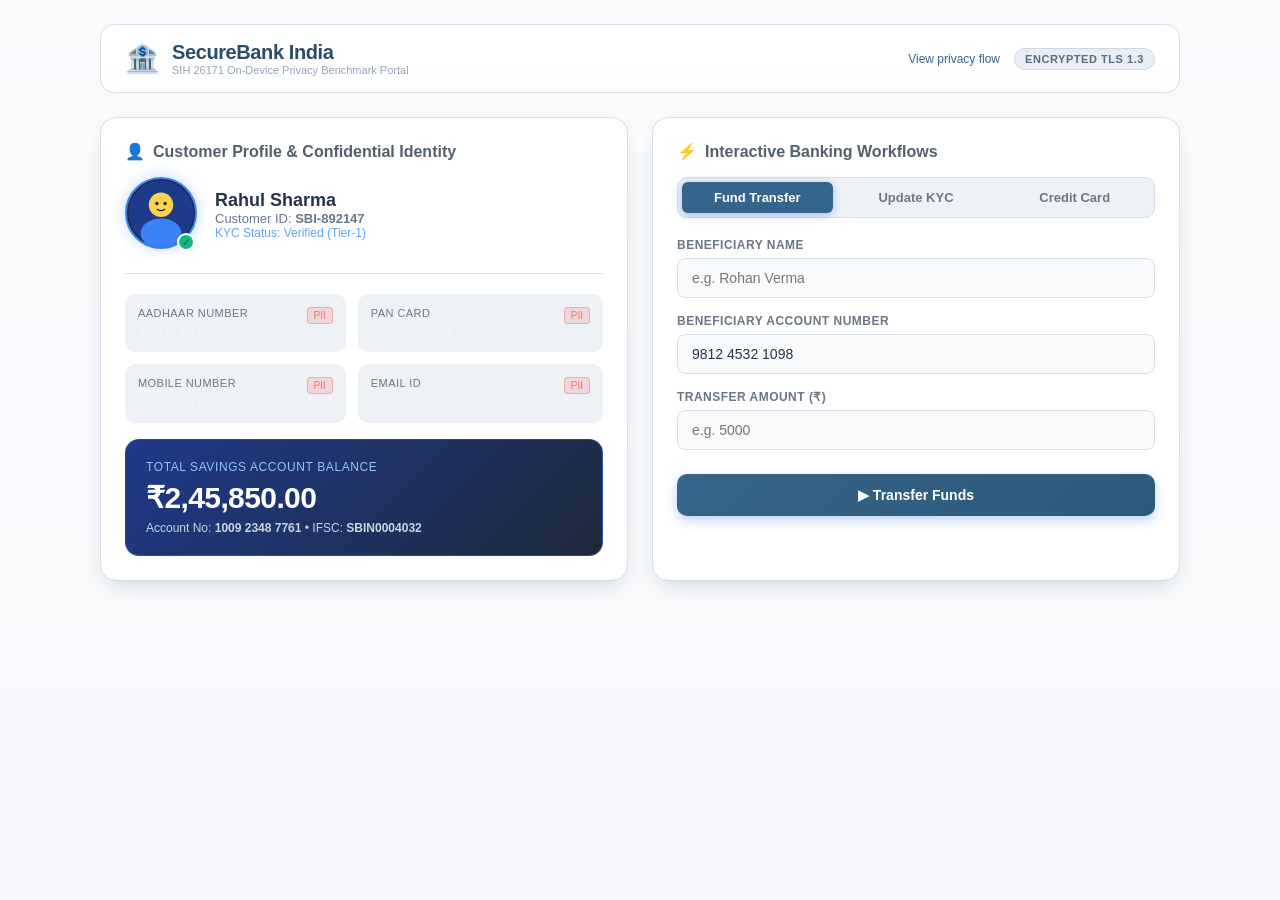
<file: privacy-shield/demo-page/index.html>
<!DOCTYPE html>
<html lang="en">
<head>
  <meta charset="UTF-8" />
  <meta name="viewport" content="width=device-width, initial-scale=1.0" />
  <title>SecureBank India — Internet Banking Portal</title>
  <style>
    :root {
      --bg-primary: #f5f7fa;
      --bg-surface: #ffffff;
      --bg-card: #eef2f6;
      --bg-input: #f8fafc;
      --border: #d7dee7;
      --text-main: #243447;
      --text-muted: #6b7785;
      --accent: #35658a;
      --accent-hover: #2d5879;
      --success: #4f806b;
      --warning: #a4773d;
      --danger: #a65b5b;
    }

    * {
      box-sizing: border-box;
      margin: 0;
      padding: 0;
      font-family: "Trebuchet MS", "Segoe UI", sans-serif;
    }

    body {
      background: linear-gradient(180deg, #f8fafc 0%, var(--bg-primary) 100%);
      color: var(--text-main);
      min-height: 100vh;
      display: flex;
      flex-direction: column;
      align-items: center;
      padding: 24px 16px 60px;
    }

    .navbar {
      width: 100%;
      max-width: 1080px;
      display: flex;
      justify-content: space-between;
      align-items: center;
      padding: 16px 24px;
      background: rgba(255, 255, 255, 0.92);
      border: 1px solid var(--border);
      border-radius: 14px;
      margin-bottom: 24px;
    }

    .brand {
      display: flex;
      align-items: center;
      gap: 12px;
    }

    .brand-icon {
      font-size: 28px;
    }

    .brand-name {
      font-size: 20px;
      font-weight: 800;
      letter-spacing: -0.02em;
      color: #294d6a;
    }

    .nav-badge {
      font-size: 11px;
      font-weight: 700;
      background: #e8eef4;
      color: #536d83;
      padding: 4px 10px;
      border-radius: 9999px;
      border: 1px solid #cbd8e3;
      text-transform: uppercase;
      letter-spacing: 0.05em;
    }

    .container {
      width: 100%;
      max-width: 1080px;
      display: grid;
      grid-template-columns: 1fr 1fr;
      gap: 24px;
    }

    @media (max-width: 820px) {
      .container {
        grid-template-columns: 1fr;
      }
    }

    .card {
      background: var(--bg-surface);
      border: 1px solid var(--border);
      border-radius: 16px;
      padding: 24px;
      box-shadow: 0 8px 20px -10px rgba(36, 52, 71, 0.28);
    }

    .card-title {
      font-size: 16px;
      font-weight: 700;
      margin-bottom: 16px;
      display: flex;
      align-items: center;
      gap: 8px;
      color: #52606d;
    }

    /* Profile Header */
    .profile-banner {
      display: flex;
      align-items: center;
      gap: 18px;
      padding-bottom: 20px;
      margin-bottom: 20px;
      border-bottom: 1px solid var(--border);
    }

    .avatar-wrapper {
      position: relative;
    }

    .user-avatar {
      width: 72px;
      height: 72px;
      border-radius: 50%;
      object-fit: cover;
      border: 2px solid #3b82f6;
      box-shadow: 0 0 15px rgba(59, 130, 246, 0.3);
      background: #1e293b;
    }

    .verified-badge {
      position: absolute;
      bottom: 2px;
      right: 2px;
      background: #10b981;
      width: 18px;
      height: 18px;
      border-radius: 50%;
      display: flex;
      align-items: center;
      justify-content: center;
      font-size: 10px;
      border: 2px solid var(--bg-surface);
    }

    .profile-info h3 {
      font-size: 18px;
      font-weight: 700;
    }

    .profile-info p {
      font-size: 13px;
      color: var(--text-muted);
    }

    /* PII Details List */
    .pii-grid {
      display: grid;
      grid-template-columns: 1fr 1fr;
      gap: 12px;
    }

    .pii-item {
      background: var(--bg-card);
      border: 1px solid rgba(255, 255, 255, 0.05);
      border-radius: 10px;
      padding: 12px;
    }

    .pii-label {
      font-size: 11px;
      color: var(--text-muted);
      text-transform: uppercase;
      letter-spacing: 0.04em;
      margin-bottom: 4px;
    }

    .pii-value {
      font-size: 14px;
      font-weight: 600;
      color: #f1f5f9;
      font-family: ui-monospace, SFMono-Regular, Menlo, Monaco, Consolas, monospace;
    }

    .pii-tag {
      font-size: 10px;
      background: rgba(239, 68, 68, 0.15);
      color: #f87171;
      border: 1px solid rgba(239, 68, 68, 0.3);
      padding: 2px 6px;
      border-radius: 4px;
      float: right;
    }

    /* Balance Card */
    .balance-box {
      background: linear-gradient(135deg, #1e3a8a, #1e293b);
      border: 1px solid rgba(59, 130, 246, 0.3);
      border-radius: 14px;
      padding: 20px;
      margin-top: 16px;
    }

    .balance-label {
      font-size: 12px;
      color: #93c5fd;
      text-transform: uppercase;
      letter-spacing: 0.05em;
    }

    .balance-amount {
      font-size: 30px;
      font-weight: 800;
      margin: 6px 0;
      color: #ffffff;
      letter-spacing: -0.02em;
    }

    .balance-sub {
      font-size: 12px;
      color: #cbd5e1;
    }

    /* Tabs */
    .tabs-nav {
      display: flex;
      gap: 8px;
      margin-bottom: 20px;
      background: var(--bg-card);
      padding: 4px;
      border-radius: 10px;
      border: 1px solid var(--border);
    }

    .tab-btn {
      flex: 1;
      padding: 8px 12px;
      background: transparent;
      border: none;
      color: var(--text-muted);
      font-size: 13px;
      font-weight: 600;
      border-radius: 6px;
      cursor: pointer;
      transition: all 0.15s ease;
    }

    .tab-btn.active {
      background: var(--accent);
      color: #fff;
      box-shadow: 0 2px 8px rgba(37, 99, 235, 0.4);
    }

    .tab-pane {
      display: none;
    }

    .tab-pane.active {
      display: block;
    }

    /* Form Elements */
    .form-group {
      margin-bottom: 16px;
    }

    .form-group label {
      display: block;
      font-size: 12px;
      font-weight: 600;
      color: var(--text-muted);
      margin-bottom: 6px;
      text-transform: uppercase;
      letter-spacing: 0.04em;
    }

    .form-control {
      width: 100%;
      padding: 11px 14px;
      background: var(--bg-input);
      border: 1px solid var(--border);
      border-radius: 8px;
      color: var(--text-main);
      font-size: 14px;
      outline: none;
      transition: border-color 0.2s;
    }

    .form-control:focus {
      border-color: var(--accent);
      box-shadow: 0 0 0 2px rgba(37, 99, 235, 0.2);
    }

    .btn-action {
      width: 100%;
      padding: 13px;
      background: linear-gradient(135deg, var(--accent), var(--accent-hover));
      color: #fff;
      border: none;
      border-radius: 10px;
      font-size: 14px;
      font-weight: 700;
      cursor: pointer;
      transition: opacity 0.15s, transform 0.1s;
      margin-top: 8px;
      box-shadow: 0 4px 12px rgba(37, 99, 235, 0.3);
    }

    .btn-action:hover {
      opacity: 0.95;
    }

    .btn-action:active {
      transform: scale(0.99);
    }

    /* Alert Banner */
    .alert-success {
      display: none;
      padding: 12px 16px;
      background: rgba(16, 185, 129, 0.15);
      border: 1px solid rgba(16, 185, 129, 0.3);
      color: #34d399;
      border-radius: 8px;
      font-size: 13px;
      font-weight: 600;
      margin-top: 16px;
      align-items: center;
      gap: 8px;
    }

    .alert-success.visible {
      display: flex;
    }

    .card-preview {
      background: linear-gradient(135deg, #0f172a, #334155);
      border: 1px solid rgba(255, 255, 255, 0.1);
      border-radius: 12px;
      padding: 16px;
      margin-bottom: 16px;
    }

    .card-chip {
      width: 32px;
      height: 24px;
      background: #fbbf24;
      border-radius: 4px;
      margin-bottom: 12px;
    }
  </style>
</head>
<body>
  <!-- Header -->
  <header class="navbar">
    <div class="brand">
      <div class="brand-icon">🏦</div>
      <div>
        <div class="brand-name">SecureBank India</div>
        <div style="font-size: 11px; color: #94a3b8;">SIH 26171 On-Device Privacy Benchmark Portal</div>
      </div>
    </div>
    <div style="display: flex; align-items: center; gap: 14px;">
      <a href="privacy-flow.html" style="color: #35658a; font-size: 12px; text-decoration: none;">View privacy flow</a>
      <div class="nav-badge">Encrypted TLS 1.3</div>
    </div>
  </header>

  <main class="container">
    <!-- Left Column: User Profile & PII Data -->
    <section class="card">
      <div class="card-title">
        <span>👤</span> Customer Profile & Confidential Identity
      </div>

      <div class="profile-banner">
        <div class="avatar-wrapper">
          <!-- Face detection target -->
          <svg class="user-avatar" viewBox="0 0 100 100" data-face="user-avatar" aria-label="Customer Profile Face Photo">
            <circle cx="50" cy="50" r="48" fill="#1e3a8a" />
            <circle cx="50" cy="38" r="18" fill="#fcd34d" />
            <ellipse cx="50" cy="80" rx="30" ry="22" fill="#3b82f6" />
            <circle cx="44" cy="36" r="2.5" fill="#1e293b" />
            <circle cx="56" cy="36" r="2.5" fill="#1e293b" />
            <path d="M 44 44 Q 50 49 56 44" stroke="#1e293b" stroke-width="2" fill="none" />
          </svg>
          <div class="verified-badge">✓</div>
        </div>
        <div class="profile-info">
          <h3>Rahul Sharma</h3>
          <p>Customer ID: <strong>SBI-892147</strong></p>
          <p style="color: #60a5fa; font-size: 12px;">KYC Status: Verified (Tier-1)</p>
        </div>
      </div>

      <!-- PII Attributes for Testing On-Device Detection & Redaction -->
      <div class="pii-grid">
        <div class="pii-item">
          <span class="pii-tag">PII</span>
          <div class="pii-label">Aadhaar Number</div>
          <div class="pii-value" id="dispAadhaar">4321 8765 1098</div>
        </div>
        <div class="pii-item">
          <span class="pii-tag">PII</span>
          <div class="pii-label">PAN Card</div>
          <div class="pii-value" id="dispPan">ABCDE1234F</div>
        </div>
        <div class="pii-item">
          <span class="pii-tag">PII</span>
          <div class="pii-label">Mobile Number</div>
          <div class="pii-value" id="dispPhone">+91 98765 43210</div>
        </div>
        <div class="pii-item">
          <span class="pii-tag">PII</span>
          <div class="pii-label">Email ID</div>
          <div class="pii-value" id="dispEmail">rahul.sharma@securebank.in</div>
        </div>
      </div>

      <div class="balance-box">
        <div class="balance-label">Total Savings Account Balance</div>
        <div class="balance-amount" id="accountBalance">₹2,45,850.00</div>
        <div class="balance-sub">Account No: <strong>1009 2348 7761</strong> • IFSC: <strong>SBIN0004032</strong></div>
      </div>
    </section>

    <!-- Right Column: Interactive Agent Tasks -->
    <section class="card">
      <div class="card-title">
        <span>⚡</span> Interactive Banking Workflows
      </div>

      <div class="tabs-nav">
        <button id="tabTransfer" class="tab-btn active" data-tab="transfer">Fund Transfer</button>
        <button id="tabKyc" class="tab-btn" data-tab="kyc">Update KYC</button>
        <button id="tabCards" class="tab-btn" data-tab="cards">Credit Card</button>
      </div>

      <!-- Tab 1: Fund Transfer -->
      <div id="paneTransfer" class="tab-pane active">
        <div class="form-group">
          <label for="beneficiaryName">Beneficiary Name</label>
          <input type="text" id="beneficiaryName" name="beneficiaryName" class="form-control" placeholder="e.g. Rohan Verma" />
        </div>
        <div class="form-group">
          <label for="beneficiaryAcc">Beneficiary Account Number</label>
          <input type="text" id="beneficiaryAcc" name="beneficiaryAcc" class="form-control" placeholder="e.g. 9812 4532 1098" value="9812 4532 1098" />
        </div>
        <div class="form-group">
          <label for="transferAmount">Transfer Amount (₹)</label>
          <input type="number" id="transferAmount" name="transferAmount" class="form-control" placeholder="e.g. 5000" />
        </div>
        <button type="button" id="transferBtn" class="btn-action">▶ Transfer Funds</button>

        <div id="transferAlert" class="alert-success">
          <span>✓</span> Successfully transferred ₹5,000 to Rohan Verma! Ref: TXN-89218
        </div>
      </div>

      <!-- Tab 2: Update KYC -->
      <div id="paneKyc" class="tab-pane">
        <div class="form-group">
          <label for="kycAadhaar">Confirm Aadhaar Number</label>
          <input type="text" id="kycAadhaar" name="kycAadhaar" class="form-control" value="4321 8765 1098" />
        </div>
        <div class="form-group">
          <label for="kycPan">Confirm PAN Card</label>
          <input type="text" id="kycPan" name="kycPan" class="form-control" value="ABCDE1234F" />
        </div>
        <div class="form-group">
          <label for="kycPhone">Registered Mobile</label>
          <input type="tel" id="kycPhone" name="kycPhone" class="form-control" placeholder="+91 98765 43210" />
        </div>
        <button type="button" id="submitKycBtn" class="btn-action">✓ Submit KYC Verification</button>

        <div id="kycAlert" class="alert-success">
          <span>✓</span> KYC documents submitted & digitally certified!
        </div>
      </div>

      <!-- Tab 3: Credit Card -->
      <div id="paneCards" class="tab-pane">
        <div class="card-preview">
          <div class="card-chip"></div>
          <div style="font-size: 11px; color: #cbd5e1; text-transform: uppercase;">SecureBank Platinum Credit</div>
          <div style="font-size: 16px; font-weight: 700; letter-spacing: 2px; margin: 8px 0;" id="creditCardNum">
            4532 8901 2345 6789
          </div>
          <div style="display: flex; justify-content: space-between; font-size: 11px; color: #94a3b8;">
            <span>EXP: <strong>08/29</strong></span>
            <span>CVV: <strong>892</strong></span>
            <span>HOLDER: <strong>RAHUL SHARMA</strong></span>
          </div>
        </div>

        <div class="form-group">
          <label for="billAmount">Payment Amount (₹)</label>
          <input type="number" id="billAmount" name="billAmount" class="form-control" placeholder="12450" />
        </div>
        <button type="button" id="payBillBtn" class="btn-action">💳 Pay Credit Card Bill</button>

        <div id="cardAlert" class="alert-success">
          <span>✓</span> Payment processed! ₹12,450 paid towards Platinum Card.
        </div>
      </div>
    </section>
  </main>

  <script>
    // Tab switching logic
    const tabs = {
      tabTransfer: { btn: document.getElementById("tabTransfer"), pane: document.getElementById("paneTransfer") },
      tabKyc: { btn: document.getElementById("tabKyc"), pane: document.getElementById("paneKyc") },
      tabCards: { btn: document.getElementById("tabCards"), pane: document.getElementById("paneCards") }
    };

    function switchTab(targetKey) {
      Object.entries(tabs).forEach(([key, item]) => {
        if (key === targetKey) {
          item.btn.classList.add("active");
          item.pane.classList.add("active");
        } else {
          item.btn.classList.remove("active");
          item.pane.classList.remove("active");
        }
      });
    }

    tabs.tabTransfer.btn.addEventListener("click", () => switchTab("tabTransfer"));
    tabs.tabKyc.btn.addEventListener("click", () => switchTab("tabKyc"));
    tabs.tabCards.btn.addEventListener("click", () => switchTab("tabCards"));

    // Form button handlers for visual feedback
    document.getElementById("transferBtn").addEventListener("click", () => {
      const alert = document.getElementById("transferAlert");
      alert.classList.add("visible");
      const balEl = document.getElementById("accountBalance");
      balEl.textContent = "₹2,40,850.00";
    });

    document.getElementById("submitKycBtn").addEventListener("click", () => {
      const alert = document.getElementById("kycAlert");
      alert.classList.add("visible");
    });

    document.getElementById("payBillBtn").addEventListener("click", () => {
      const alert = document.getElementById("cardAlert");
      alert.classList.add("visible");
    });
  </script>
</body>
</html>
</file>
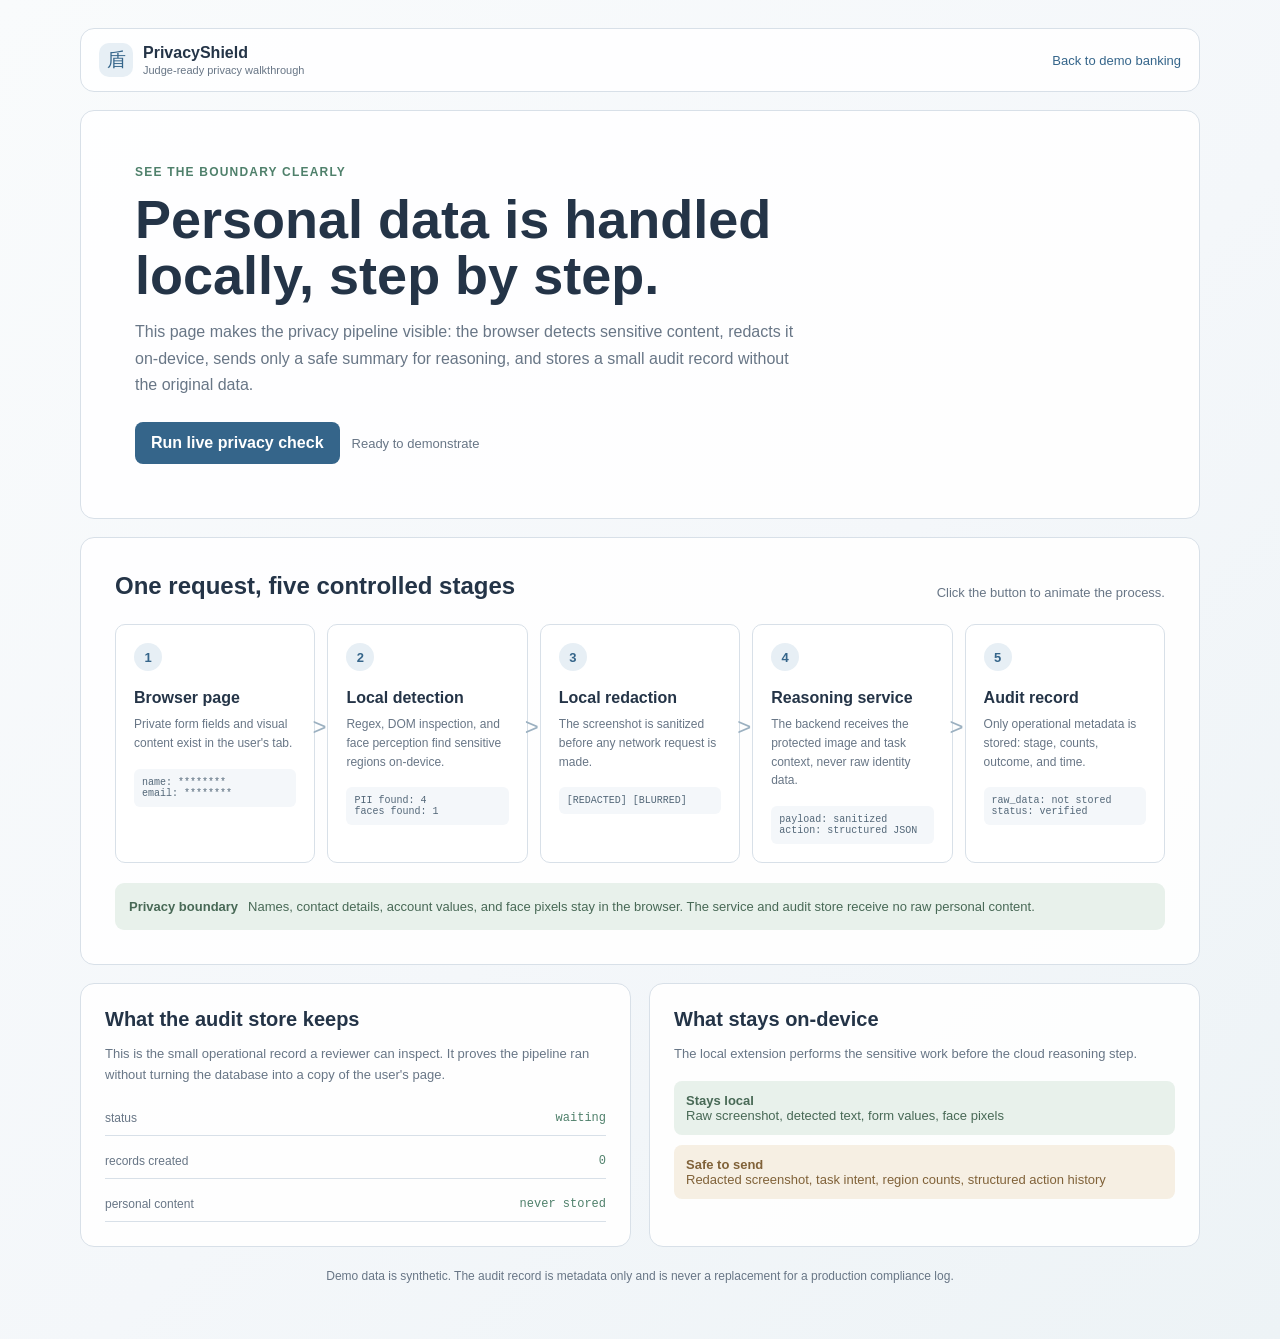
<file: privacy-shield/demo-page/privacy-flow.html>
<!DOCTYPE html>
<html lang="en">
<head>
  <meta charset="UTF-8" />
  <meta name="viewport" content="width=device-width, initial-scale=1.0" />
  <title>PrivacyShield | Data Flow</title>
  <style>
    :root {
      --ink: #243447;
      --muted: #687686;
      --line: #d8e0e8;
      --paper: #ffffff;
      --wash: #f4f7fa;
      --blue: #35658a;
      --blue-soft: #e7eff5;
      --green: #4f806b;
      --green-soft: #e8f1eb;
      --amber: #a4773d;
      --amber-soft: #f6efe3;
    }

    * { box-sizing: border-box; }

    body {
      margin: 0;
      color: var(--ink);
      background: linear-gradient(135deg, #f9fbfc 0%, var(--wash) 55%, #edf3f6 100%);
      font-family: "Trebuchet MS", "Segoe UI", sans-serif;
      min-height: 100vh;
    }

    .shell { width: min(1120px, calc(100% - 32px)); margin: 0 auto; padding: 28px 0 56px; }
    .topbar, .hero, .flow-card, .audit-card { background: rgba(255, 255, 255, .9); border: 1px solid var(--line); border-radius: 14px; }
    .topbar { display: flex; align-items: center; justify-content: space-between; gap: 18px; padding: 14px 18px; }
    .brand { display: flex; align-items: center; gap: 10px; }
    .brand-mark { width: 34px; height: 34px; display: grid; place-items: center; border-radius: 10px; background: var(--blue-soft); color: var(--blue); font-size: 19px; }
    .brand strong { display: block; font-size: 16px; }
    .brand span { display: block; color: var(--muted); font-size: 11px; margin-top: 2px; }
    .back-link { color: var(--blue); font-size: 13px; text-decoration: none; }
    .hero { margin-top: 18px; padding: clamp(24px, 5vw, 54px); position: relative; overflow: hidden; }
    .eyebrow { color: var(--green); font-size: 12px; font-weight: 700; letter-spacing: .1em; text-transform: uppercase; }
    h1 { font-size: clamp(30px, 5vw, 54px); line-height: 1.04; max-width: 720px; margin: 12px 0 16px; letter-spacing: 0; }
    .hero p { max-width: 680px; color: var(--muted); font-size: 16px; line-height: 1.65; margin: 0; }
    .hero-actions { display: flex; flex-wrap: wrap; align-items: center; gap: 12px; margin-top: 24px; }
    button { font: inherit; cursor: pointer; }
    .primary { border: 0; border-radius: 8px; padding: 12px 16px; color: white; background: var(--blue); font-weight: 700; }
    .primary:hover { background: #2d5879; }
    .status { color: var(--muted); font-size: 13px; }
    .flow-card { margin-top: 18px; padding: clamp(20px, 4vw, 34px); }
    .section-heading { display: flex; align-items: end; justify-content: space-between; gap: 16px; margin-bottom: 24px; }
    h2 { font-size: 24px; margin: 0; }
    .section-heading p { color: var(--muted); font-size: 13px; margin: 0; text-align: right; }
    .flow { display: grid; grid-template-columns: repeat(5, minmax(0, 1fr)); gap: 12px; }
    .stage { position: relative; min-height: 210px; padding: 18px; border: 1px solid var(--line); border-radius: 10px; background: var(--paper); transition: transform .25s, border-color .25s, box-shadow .25s; }
    .stage.active { transform: translateY(-5px); border-color: #8eafc4; box-shadow: 0 10px 24px rgba(53, 101, 138, .12); }
    .stage-number { display: inline-grid; place-items: center; width: 28px; height: 28px; border-radius: 50%; background: var(--blue-soft); color: var(--blue); font-weight: 700; font-size: 13px; }
    .stage h3 { font-size: 16px; margin: 18px 0 8px; }
    .stage p { color: var(--muted); font-size: 12px; line-height: 1.55; margin: 0; }
    .stage-code { margin-top: 16px; padding: 8px; border-radius: 6px; background: var(--wash); color: #536778; font-family: Consolas, monospace; font-size: 10px; overflow-wrap: anywhere; }
    .stage::after { content: ">"; position: absolute; right: -12px; top: 88px; color: #9bb0c0; font-size: 24px; z-index: 2; }
    .stage:last-child::after { display: none; }
    .safe-note { display: flex; gap: 10px; align-items: flex-start; margin-top: 20px; padding: 14px; border-radius: 9px; background: var(--green-soft); color: #486956; font-size: 13px; line-height: 1.5; }
    .lower { display: grid; grid-template-columns: 1fr 1fr; gap: 18px; margin-top: 18px; }
    .audit-card { padding: 24px; }
    .audit-card h2 { font-size: 20px; margin-bottom: 8px; }
    .audit-card > p { color: var(--muted); font-size: 13px; line-height: 1.55; }
    .audit-list { display: grid; gap: 8px; margin-top: 16px; }
    .audit-row { display: flex; justify-content: space-between; gap: 12px; padding: 10px 0; border-bottom: 1px solid var(--line); font-size: 12px; }
    .audit-row span:first-child { color: var(--muted); }
    .audit-row span:last-child { color: var(--green); font-family: Consolas, monospace; text-align: right; }
    .boundary { display: grid; gap: 10px; margin-top: 16px; }
    .boundary div { padding: 12px; border-radius: 8px; font-size: 13px; }
    .stays { background: var(--green-soft); color: #486956; }
    .leaves { background: var(--amber-soft); color: #806239; }
    .footer-note { color: var(--muted); text-align: center; font-size: 12px; margin-top: 22px; }
    @media (max-width: 900px) { .flow { grid-template-columns: repeat(3, 1fr); } .stage:nth-child(3)::after { display: none; } }
    @media (max-width: 640px) { .shell { width: min(100% - 20px, 540px); padding-top: 10px; } .topbar { align-items: flex-start; } .flow, .lower { grid-template-columns: 1fr; } .stage::after { content: "v"; right: auto; top: auto; bottom: -16px; left: calc(50% - 5px); } .stage:nth-child(3)::after { display: block; } .stage:last-child::after { display: none; } .section-heading { display: block; } .section-heading p { text-align: left; margin-top: 8px; } }
  </style>
</head>
<body>
  <div class="shell">
    <header class="topbar">
      <div class="brand"><div class="brand-mark">盾</div><div><strong>PrivacyShield</strong><span>Judge-ready privacy walkthrough</span></div></div>
      <a class="back-link" href="index.html">Back to demo banking</a>
    </header>

    <main>
      <section class="hero">
        <div class="eyebrow">See the boundary clearly</div>
        <h1>Personal data is handled locally, step by step.</h1>
        <p>This page makes the privacy pipeline visible: the browser detects sensitive content, redacts it on-device, sends only a safe summary for reasoning, and stores a small audit record without the original data.</p>
        <div class="hero-actions"><button class="primary" id="runDemo">Run live privacy check</button><span class="status" id="runStatus">Ready to demonstrate</span></div>
      </section>

      <section class="flow-card">
        <div class="section-heading"><h2>One request, five controlled stages</h2><p id="flowStatus">Click the button to animate the process.</p></div>
        <div class="flow" id="flow">
          <article class="stage"><span class="stage-number">1</span><h3>Browser page</h3><p>Private form fields and visual content exist in the user's tab.</p><div class="stage-code">name: ********<br>email: ********</div></article>
          <article class="stage"><span class="stage-number">2</span><h3>Local detection</h3><p>Regex, DOM inspection, and face perception find sensitive regions on-device.</p><div class="stage-code">PII found: 4<br>faces found: 1</div></article>
          <article class="stage"><span class="stage-number">3</span><h3>Local redaction</h3><p>The screenshot is sanitized before any network request is made.</p><div class="stage-code">[REDACTED] [BLURRED]</div></article>
          <article class="stage"><span class="stage-number">4</span><h3>Reasoning service</h3><p>The backend receives the protected image and task context, never raw identity data.</p><div class="stage-code">payload: sanitized<br>action: structured JSON</div></article>
          <article class="stage"><span class="stage-number">5</span><h3>Audit record</h3><p>Only operational metadata is stored: stage, counts, outcome, and time.</p><div class="stage-code">raw_data: not stored<br>status: verified</div></article>
        </div>
        <div class="safe-note"><strong>Privacy boundary</strong><span>Names, contact details, account values, and face pixels stay in the browser. The service and audit store receive no raw personal content.</span></div>
      </section>

      <div class="lower">
        <section class="audit-card"><h2>What the audit store keeps</h2><p>This is the small operational record a reviewer can inspect. It proves the pipeline ran without turning the database into a copy of the user's page.</p><div class="audit-list" id="auditList"><div class="audit-row"><span>status</span><span>waiting</span></div><div class="audit-row"><span>records created</span><span>0</span></div><div class="audit-row"><span>personal content</span><span>never stored</span></div></div></section>
        <section class="audit-card"><h2>What stays on-device</h2><p>The local extension performs the sensitive work before the cloud reasoning step.</p><div class="boundary"><div class="stays"><strong>Stays local</strong><br>Raw screenshot, detected text, form values, face pixels</div><div class="leaves"><strong>Safe to send</strong><br>Redacted screenshot, task intent, region counts, structured action history</div></div></section>
      </div>
      <div class="footer-note">Demo data is synthetic. The audit record is metadata only and is never a replacement for a production compliance log.</div>
    </main>
  </div>
  <script>
    const stages = [...document.querySelectorAll('.stage')];
    const runButton = document.getElementById('runDemo');
    const runStatus = document.getElementById('runStatus');
    const flowStatus = document.getElementById('flowStatus');
    const auditList = document.getElementById('auditList');
    const stageNames = ['Browser page', 'Local detection', 'Local redaction', 'Reasoning service', 'Audit record'];

    function renderAudit(event) {
      auditList.innerHTML = '';
      [['status', event.status], ['records created', '1'], ['event', event.event], ['personal content', 'never stored'], ['recorded at', event.created_at]].forEach(([label, value]) => {
        const row = document.createElement('div');
        row.className = 'audit-row';
        const labelElement = document.createElement('span');
        labelElement.textContent = label;
        const valueElement = document.createElement('span');
        valueElement.textContent = value;
        row.append(labelElement, valueElement);
        auditList.appendChild(row);
      });
    }

    async function runDemo() {
      runButton.disabled = true;
      runStatus.textContent = 'Running local-to-safe flow...';
      stages.forEach(stage => stage.classList.remove('active'));
      for (let index = 0; index < stages.length; index += 1) {
        stages[index].classList.add('active');
        flowStatus.textContent = `Stage ${index + 1} of 5: ${stageNames[index]}`;
        await new Promise(resolve => setTimeout(resolve, 520));
      }
      try {
        const response = await fetch('http://localhost:8000/api/audit', { method: 'POST', headers: { 'Content-Type': 'application/json' }, body: JSON.stringify({ event: 'privacy_demo_completed', pii_count: 4, face_count: 1, raw_data_stored: false }) });
        if (!response.ok) throw new Error('Audit service unavailable');
        const event = await response.json();
        renderAudit(event);
        localStorage.setItem('privacyShieldLastAudit', JSON.stringify(event));
        runStatus.textContent = 'Verified: safe metadata recorded';
        flowStatus.textContent = 'Complete: raw personal content was not stored.';
      } catch (error) {
        runStatus.textContent = 'Flow shown; audit service is offline';
        flowStatus.textContent = 'Start the backend on port 8000 to record the metadata event.';
      } finally {
        runButton.disabled = false;
      }
    }

    runButton.addEventListener('click', runDemo);
  </script>
</body>
</html>
</file>
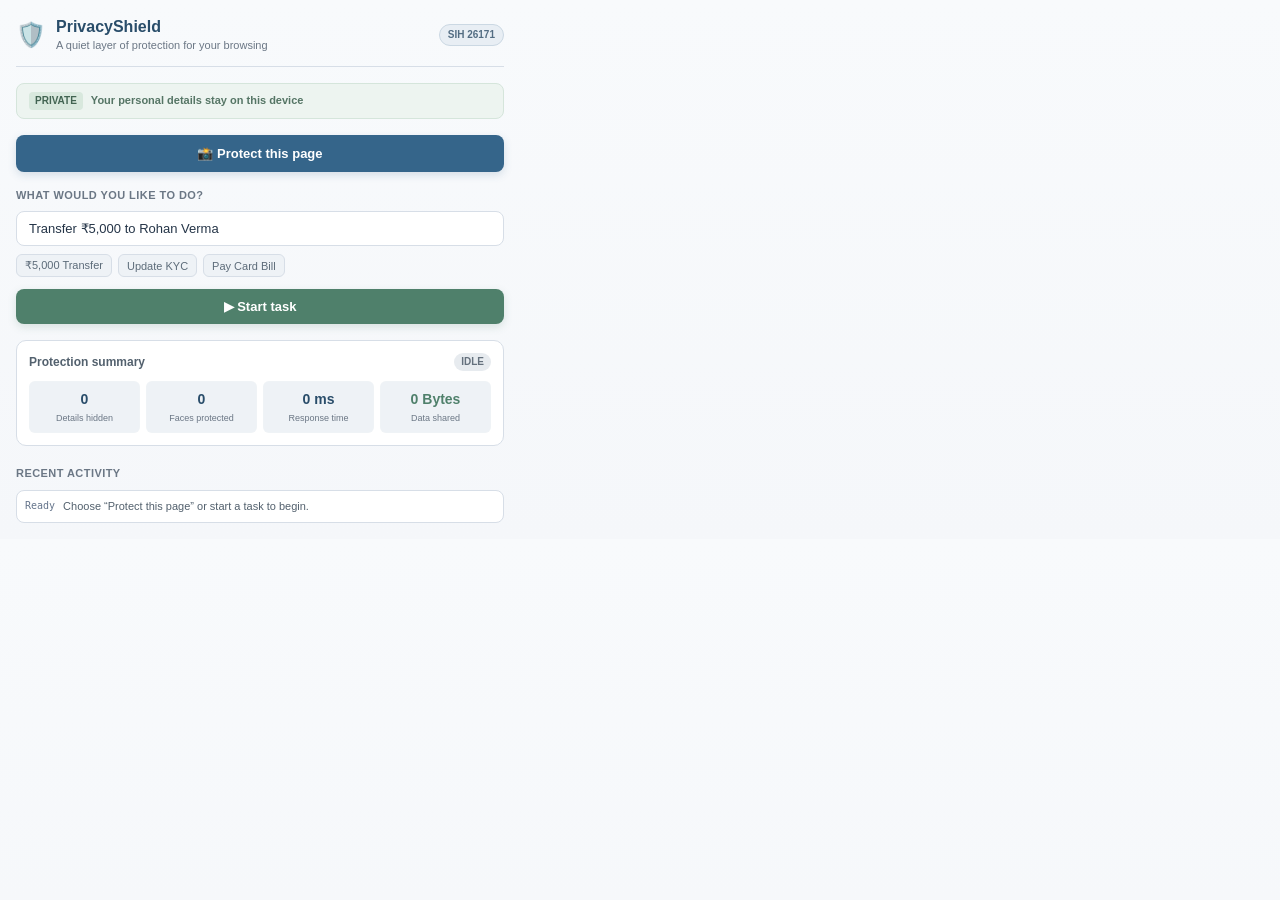
<file: privacy-shield/extension/sidepanel/sidepanel.html>
<!DOCTYPE html>
<html lang="en">
<head>
  <meta charset="UTF-8" />
  <meta name="viewport" content="width=device-width, initial-scale=1.0" />
  <title>PrivacyShield Side Panel</title>
  <link rel="stylesheet" href="sidepanel.css" />
</head>
<body>
  <div class="panel-container">
    <!-- Header -->
    <header class="header">
      <div class="header-main">
        <div class="logo-shield">🛡️</div>
        <div>
          <h1 class="logo-title">PrivacyShield</h1>
          <p class="logo-sub">A quiet layer of protection for your browsing</p>
        </div>
      </div>
      <span class="sih-badge">SIH 26171</span>
    </header>

    <!-- Guarantee Banner -->
    <div class="privacy-banner">
      <span class="banner-tag">PRIVATE</span>
      <span class="banner-text">Your personal details stay on this device</span>
    </div>

    <!-- Quick Action: Capture & Redact -->
    <section class="section">
      <button id="captureRedactBtn" class="btn-primary-gradient">
        📸 Protect this page
      </button>

      <!-- Before / After Preview Card -->
      <div id="previewCard" class="preview-card hidden">
        <div class="preview-header">
          <div class="preview-tabs">
            <button id="tabRedacted" class="preview-tab active">Protected version</button>
            <button id="tabOriginal" class="preview-tab">Original page</button>
          </div>
          <span id="previewTag" class="preview-pill">Zero Leakage</span>
        </div>

        <div class="preview-img-container">
          <img id="previewImage" class="preview-img" alt="Screenshot preview" />
        </div>
      </div>
    </section>

    <!-- Autonomous Agent Execution Section -->
    <section class="section">
      <label class="input-label" for="taskInput">What would you like to do?</label>
      <input 
        id="taskInput" 
        type="text" 
        class="task-input" 
        placeholder="e.g. Transfer ₹5,000 to Rohan Verma" 
        value="Transfer ₹5,000 to Rohan Verma"
      />

      <!-- Quick Preset Chips -->
      <div class="presets-row">
        <button type="button" class="preset-chip" data-task="Transfer ₹5,000 to Rohan Verma">₹5,000 Transfer</button>
        <button type="button" class="preset-chip" data-task="Submit KYC Verification">Update KYC</button>
        <button type="button" class="preset-chip" data-task="Pay credit card statement bill">Pay Card Bill</button>
      </div>

      <div class="agent-actions">
        <button id="startAgentBtn" class="btn-agent-start">▶ Start task</button>
        <button id="stopAgentBtn" class="btn-agent-stop hidden">⏹ Stop task</button>
      </div>
    </section>

    <!-- Real-time Telemetry Card -->
    <section class="section">
      <div class="telemetry-card">
        <div class="telemetry-header">
          <span>Protection summary</span>
          <span id="agentStatusBadge" class="status-badge idle">Idle</span>
        </div>

        <div class="metrics-grid">
          <div class="metric-box">
            <div class="metric-num" id="metricDomPii">0</div>
            <div class="metric-lbl">Details hidden</div>
          </div>
          <div class="metric-box">
            <div class="metric-num" id="metricFaces">0</div>
            <div class="metric-lbl">Faces protected</div>
          </div>
          <div class="metric-box">
            <div class="metric-num" id="metricLatency">0 ms</div>
            <div class="metric-lbl">Response time</div>
          </div>
          <div class="metric-box">
            <div class="metric-num zero-leak" id="metricLeakage">0 Bytes</div>
            <div class="metric-lbl">Data shared</div>
          </div>
        </div>
      </div>
    </section>

    <!-- Activity Log -->
    <section class="section log-section">
      <div class="log-header">Recent activity</div>
      <div id="logList" class="log-list">
        <div class="log-item">
          <span class="log-time">Ready</span>
          <span class="log-text">Choose “Protect this page” or start a task to begin.</span>
        </div>
      </div>
    </section>
  </div>

  <script src="privacy-engine.js"></script>
  <script src="sidepanel.js"></script>
</body>
</html>
</file>
<file: privacy-shield/extension/sidepanel/sidepanel.css>
:root {
  --bg-dark: #f5f7fa;
  --bg-card: #ffffff;
  --bg-inner: #eef2f6;
  --border: #d7dee7;
  --text-main: #243447;
  --text-muted: #6b7785;
  --accent: #35658a;
  --accent-light: #5f88a8;
  --success: #4f806b;
  --danger: #a65b5b;
}

* {
  box-sizing: border-box;
  margin: 0;
  padding: 0;
  font-family: "Trebuchet MS", "Segoe UI", sans-serif;
}

body {
  background: linear-gradient(180deg, #f8fafc 0%, var(--bg-dark) 100%);
  color: var(--text-main);
  padding: 16px;
  font-size: 13px;
  line-height: 1.4;
  min-width: 280px;
  max-width: 520px;
  overflow-x: hidden;
}

.panel-container {
  display: flex;
  flex-direction: column;
  gap: 16px;
}

/* Header */
.header {
  display: flex;
  justify-content: space-between;
  align-items: center;
  padding-bottom: 12px;
  border-bottom: 1px solid var(--border);
}

.header-main {
  display: flex;
  align-items: center;
  gap: 10px;
}

.logo-shield {
  font-size: 24px;
}

.logo-title {
  font-size: 16px;
  font-weight: 800;
  color: #294d6a;
}

.logo-sub {
  font-size: 11px;
  color: var(--text-muted);
}

.sih-badge {
  font-size: 10px;
  font-weight: 700;
  padding: 3px 8px;
  background: #e8eef4;
  color: #536d83;
  border: 1px solid #cbd8e3;
  border-radius: 9999px;
}

/* Guarantee Banner */
.privacy-banner {
  display: flex;
  align-items: center;
  gap: 8px;
  padding: 8px 12px;
  background: #edf4f0;
  border: 1px solid #d5e5db;
  border-radius: 8px;
}

.banner-tag {
  font-size: 10px;
  font-weight: 800;
  background: #d8e8dd;
  color: #426452;
  padding: 2px 6px;
  border-radius: 4px;
}

.banner-text {
  font-size: 11px;
  font-weight: 600;
  color: #557565;
}

/* Sections */
.section {
  display: flex;
  flex-direction: column;
  gap: 8px;
}

.btn-primary-gradient {
  width: 100%;
  padding: 11px;
  background: var(--accent);
  color: #ffffff;
  border: none;
  border-radius: 8px;
  font-size: 13px;
  font-weight: 700;
  cursor: pointer;
  transition: all 0.15s ease;
  box-shadow: 0 3px 8px rgba(53, 101, 138, 0.18);
}

.btn-primary-gradient:hover {
  background: #2d5879;
}

.btn-primary-gradient:active {
  transform: scale(0.99);
}

/* Before / After Preview Card */
.preview-card {
  background: var(--bg-card);
  border: 1px solid var(--border);
  border-radius: 10px;
  padding: 10px;
  margin-top: 4px;
  display: flex;
  flex-direction: column;
  gap: 8px;
}

.preview-card.hidden {
  display: none;
}

.preview-header {
  display: flex;
  justify-content: space-between;
  align-items: center;
  gap: 8px;
  flex-wrap: wrap;
}

.preview-tabs {
  display: flex;
  gap: 4px;
  background: var(--bg-inner);
  padding: 3px;
  border-radius: 6px;
  max-width: 100%;
}

.preview-tab {
  padding: 4px 8px;
  font-size: 11px;
  font-weight: 600;
  color: var(--text-muted);
  background: transparent;
  border: none;
  border-radius: 4px;
  cursor: pointer;
  white-space: nowrap;
}

.preview-tab.active {
  background: #dce7ef;
  color: #294d6a;
}

.preview-pill {
  font-size: 10px;
  font-weight: 700;
  color: #34d399;
}

.preview-img-container {
  width: 100%;
  max-height: 220px;
  overflow: hidden;
  border-radius: 6px;
  border: 1px solid var(--border);
  background: #e8edf2;
  display: flex;
  align-items: center;
  justify-content: center;
}

.preview-img {
  width: 100%;
  height: auto;
  object-fit: contain;
}

/* Inputs & Preset Chips */
.input-label {
  font-size: 11px;
  font-weight: 700;
  color: var(--text-muted);
  text-transform: uppercase;
  letter-spacing: 0.04em;
}

.task-input {
  width: 100%;
  padding: 9px 12px;
  background: var(--bg-card);
  border: 1px solid var(--border);
  border-radius: 8px;
  color: var(--text-main);
  font-size: 13px;
  outline: none;
  transition: border-color 0.2s;
}

.task-input:focus {
  border-color: var(--accent);
}

.presets-row {
  display: flex;
  gap: 6px;
  flex-wrap: wrap;
}

.preset-chip {
  padding: 4px 8px;
  font-size: 11px;
  background: var(--bg-inner);
  color: #5c6b79;
  border: 1px solid var(--border);
  border-radius: 6px;
  cursor: pointer;
  transition: all 0.15s;
}

.preset-chip:hover {
  background: #dce5ec;
  color: #294d6a;
}

/* Agent Action Buttons */
.agent-actions {
  display: flex;
  gap: 8px;
  margin-top: 4px;
}

.btn-agent-start {
  flex: 1;
  padding: 10px;
  background: var(--success);
  color: #ffffff;
  border: none;
  border-radius: 8px;
  font-size: 13px;
  font-weight: 700;
  cursor: pointer;
  box-shadow: 0 3px 8px rgba(79, 128, 107, 0.18);
}

.btn-agent-stop {
  flex: 1;
  padding: 10px;
  background: var(--danger);
  color: #ffffff;
  border: none;
  border-radius: 8px;
  font-size: 13px;
  font-weight: 700;
  cursor: pointer;
}

.btn-agent-stop.hidden {
  display: none;
}

/* Telemetry Card */
.telemetry-card {
  background: var(--bg-card);
  border: 1px solid var(--border);
  border-radius: 10px;
  padding: 12px;
}

.telemetry-header {
  display: flex;
  justify-content: space-between;
  align-items: center;
  font-size: 12px;
  font-weight: 700;
  color: #53616e;
  margin-bottom: 10px;
}

.status-badge {
  font-size: 10px;
  padding: 2px 7px;
  border-radius: 9999px;
  font-weight: 700;
  text-transform: uppercase;
}

.status-badge.idle {
  background: #e7ebef;
  color: #65717d;
}

.status-badge.running {
  background: #e2ebf2;
  color: #426782;
  border: 1px solid #b9ccda;
  animation: pulse 1.5s infinite;
}

.status-badge.done {
  background: #e2eee6;
  color: #4f806b;
}

@keyframes pulse {
  0%, 100% { opacity: 1; }
  50% { opacity: 0.6; }
}

.metrics-grid {
  display: grid;
  grid-template-columns: repeat(auto-fit, minmax(72px, 1fr));
  gap: 6px;
}

.metric-box {
  background: var(--bg-inner);
  border: 1px solid rgba(255, 255, 255, 0.04);
  border-radius: 6px;
  padding: 8px 4px;
  text-align: center;
}

.metric-num {
  font-size: 14px;
  font-weight: 800;
  color: #294d6a;
}

.metric-num.zero-leak {
  color: #4f806b;
}

.metric-lbl {
  font-size: 9px;
  color: var(--text-muted);
  text-transform: uppercase;
  margin-top: 2px;
  text-transform: none;
}

/* Activity Log */
.log-section {
  margin-top: 4px;
}

.log-header {
  font-size: 11px;
  font-weight: 700;
  color: var(--text-muted);
  text-transform: uppercase;
  letter-spacing: 0.04em;
}

.log-list {
  background: var(--bg-card);
  border: 1px solid var(--border);
  border-radius: 8px;
  padding: 8px;
  max-height: 140px;
  overflow-y: auto;
  display: flex;
  flex-direction: column;
  gap: 6px;
}

.log-item {
  font-size: 11px;
  display: flex;
  gap: 8px;
}

.log-time {
  color: #64748b;
  font-family: monospace;
  font-size: 10px;
}

.log-text {
  color: #52606d;
}
</file>
